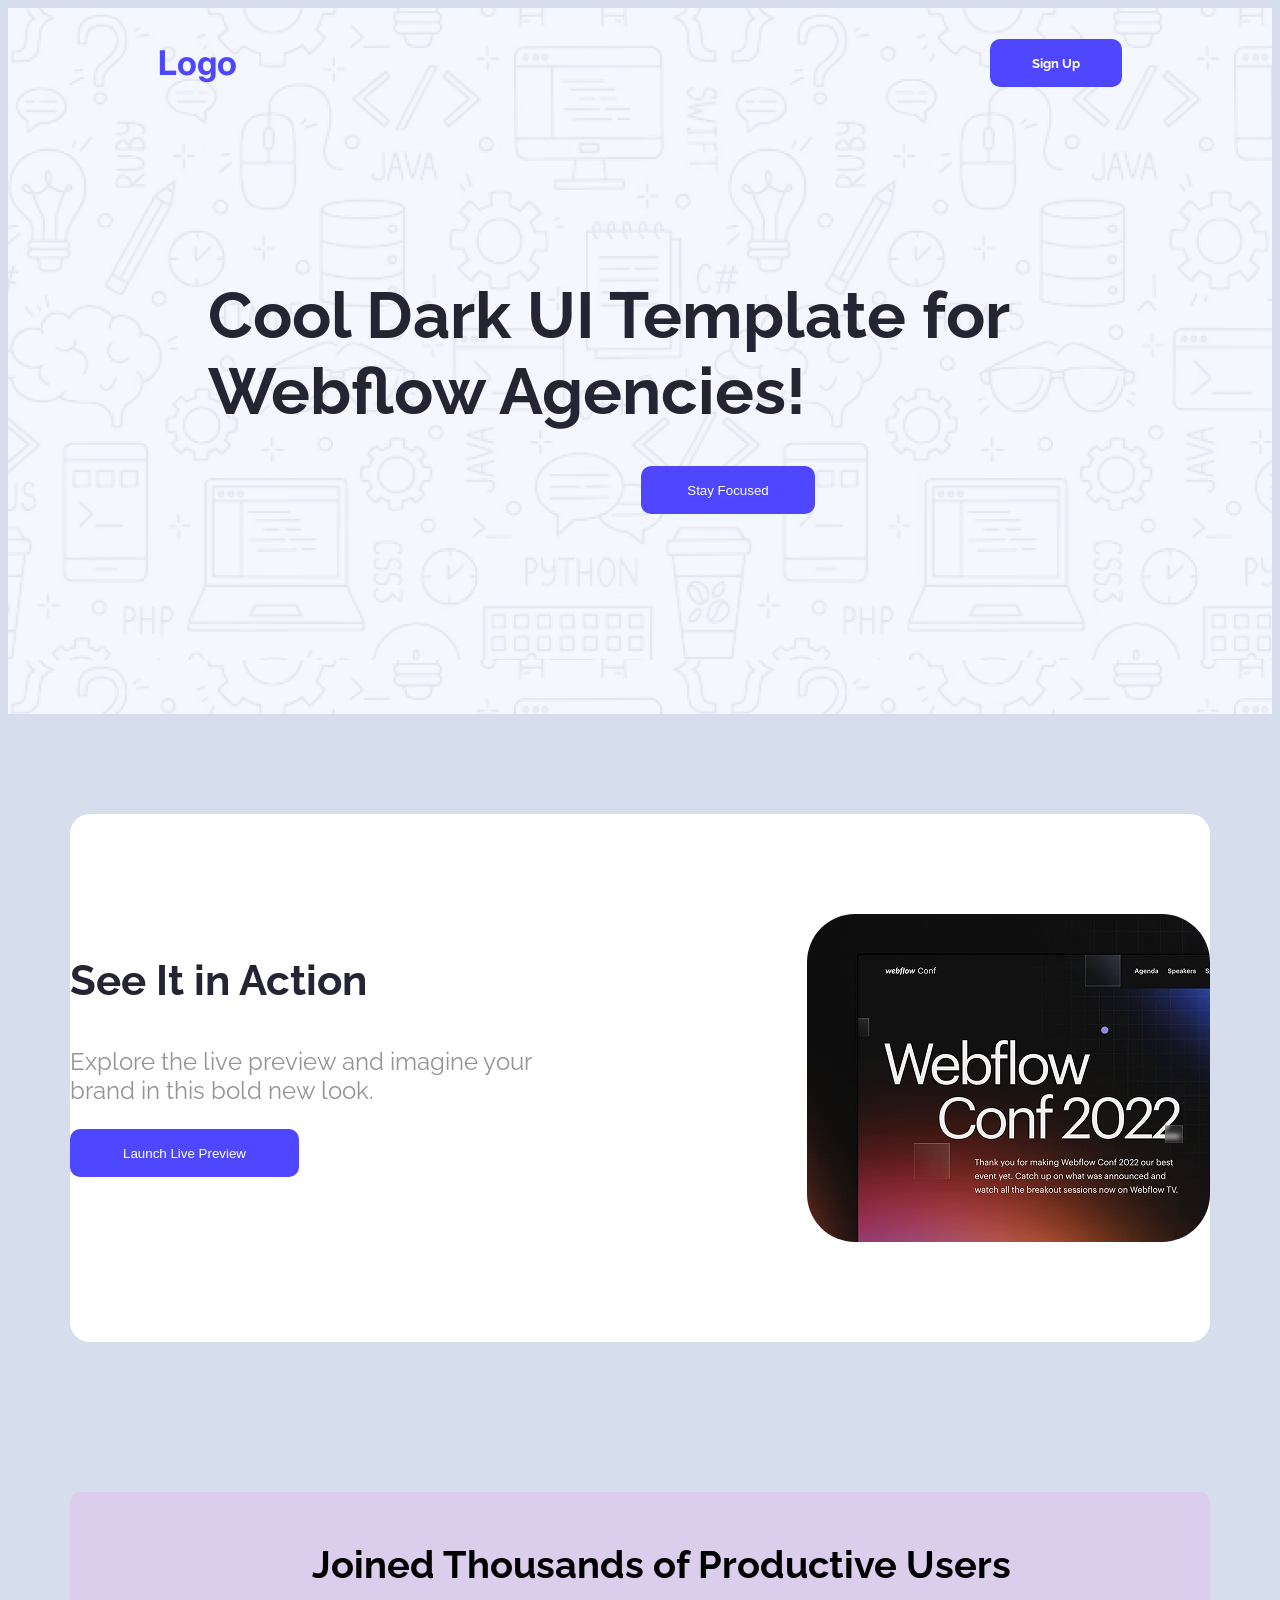
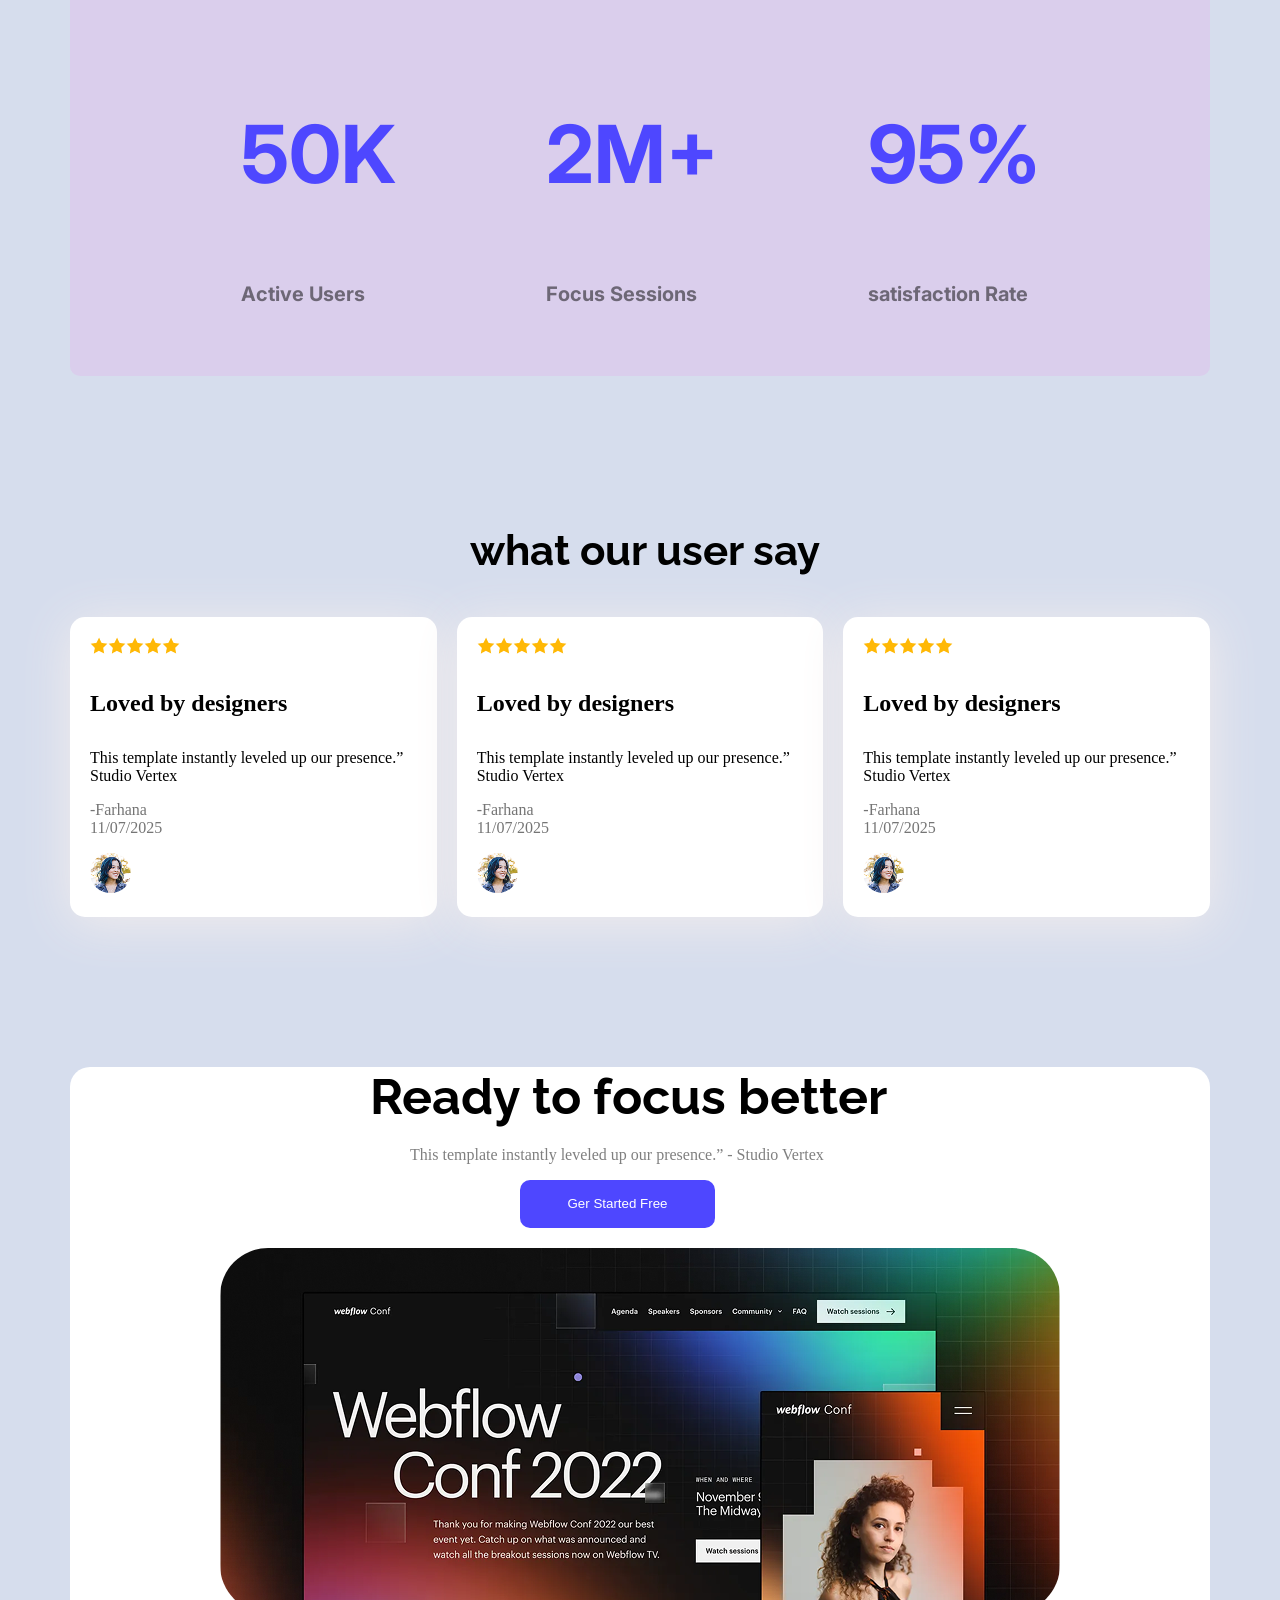
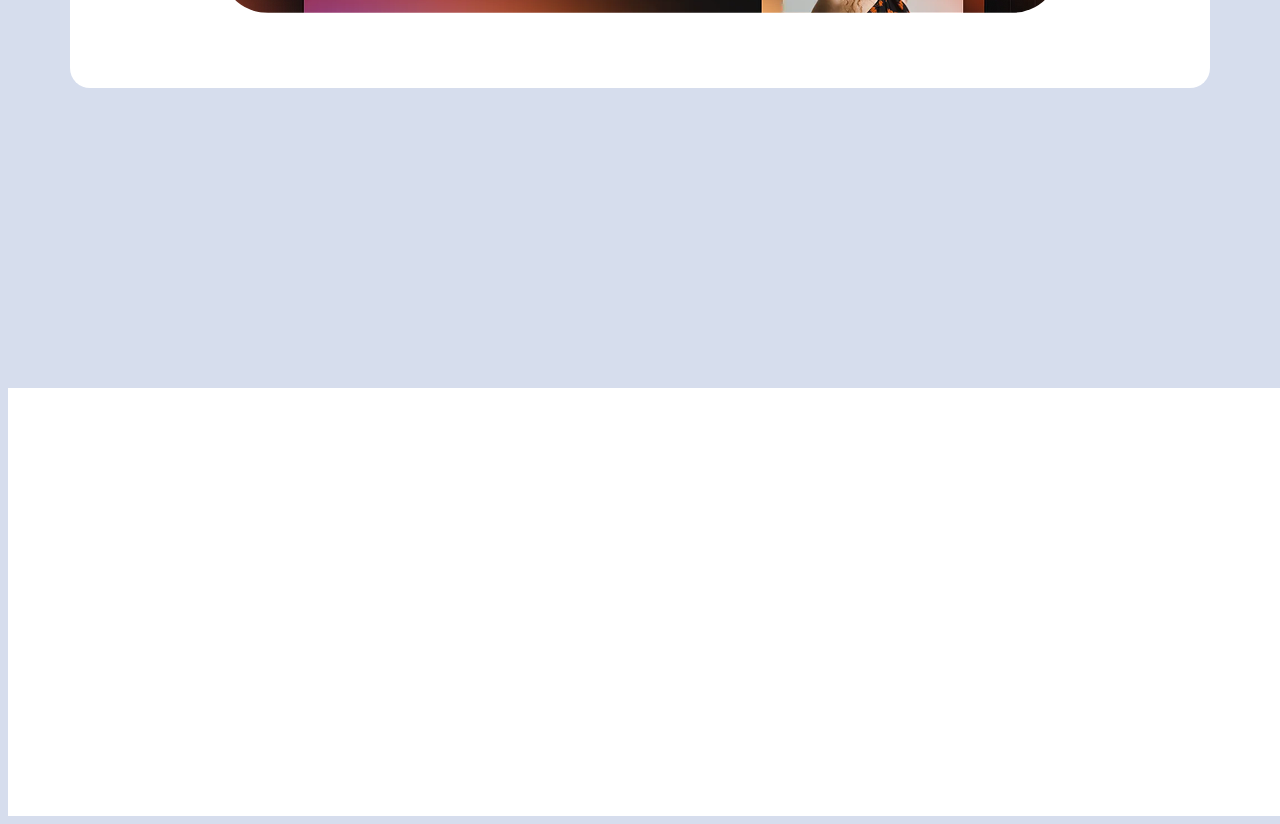
<file: assignment.html>
<!DOCTYPE html>
<html lang="en">

<head>

    <meta charset="UTF-8">
    <meta name="viewport" content="width=device-width, initial-scale=1.0">
    <title>Assignment</title>
    <link rel="preconnect" href="https://fonts.googleapis.com">
    <link rel="preconnect" href="https://fonts.gstatic.com" crossorigin>
    <link
        href="https://fonts.googleapis.com/css2?family=Inter:ital,opsz,wght@0,14..32,100..900;1,14..32,100..900&family=Raleway:ital,wght@0,100..900;1,100..900&display=swap"
        rel="stylesheet">

    <link rel="stylesheet" href="styles/styles.css">
</head>

<body>
    <header>

        <nav class="banner">
            <h3 class="heading-logo inter">Logo</h3>
            <a href=""><button class="purple-button raleway">Sign Up</button></a>
        </nav>

        <div class="banner-content">
           
            <p class="raleway banner-description">Cool Dark UI Template for <br> Webflow Agencies! 
            </p>
            

        

        <a href=""><button class="purple-button2">Stay Focused</button></a>
            


        </div>


    </header>
    <main>

       <section class="action">

            <div class="action-content"> <h3 class="action-title raleway">See It in Action</h3>
            <p class="action-description raleway">
                Explore the live preview and imagine your <br> brand in this bold new look.
            </p>
            <a href=""><button class="purple-button3">Launch Live Preview</button></a>


            </div>
           

            <div class="action-content">
                <img class="mini-image"  src="media/Assets/wc-mini.png" alt="">

            </div>

       </section>

       <section class="users raleway">
        <p class="center">Joined Thousands of Productive Users</p>

       <div class="users-sum  inter">
         <div class="total-users">
            <p class="user-title">50K</p>
            <p class="user-description">Active Users</p>
        </div>
        <div class="total-users">
            <p class="user-title">2M+</p>
            <p class="user-description">Focus Sessions</p>
        </div>
        <div class="total-users">
            <p class="user-title">95%</p>
            <p class="user-description">satisfaction Rate</p>
        </div>

       </div>



       </section>

       <section class="reaction">   
        <h3 class="text-center raleway review-title1">what our user say</h3>

        <div class="review">

            <div class="review-units">
            <img src="media/Assets/icon-star.png" alt=""><img src="media/Assets/icon-star.png" alt=""><img src="media/Assets/icon-star.png" alt=""><img src="media/Assets/icon-star.png" alt=""><img src="media/Assets/icon-star.png" alt="">
            <h4 class="review-title">Loved by designers</h4>
            <p class="review-description">This template instantly leveled up our presence.”  Studio Vertex</p> 
            <p class="review-name">-Farhana  <br>
            11/07/2025</p>
            <img class="photo" src="media/Assets/avatar.png" alt="">
            
           
           

            </div>

            <div class="review-units">
            <img src="media/Assets/icon-star.png" alt=""><img src="media/Assets/icon-star.png" alt=""><img src="media/Assets/icon-star.png" alt=""><img src="media/Assets/icon-star.png" alt=""><img src="media/Assets/icon-star.png" alt="">
            <h4 class="review-title">Loved by designers</h4>
            <p class="review-description">This template instantly leveled up our presence.”  Studio Vertex</p>
            <p class="review-name">-Farhana  <br>
            11/07/2025</p>
            <img class="photo" src="media/Assets/avatar.png" alt="">

            </div>

            <div class="review-units">
            <img src="media/Assets/icon-star.png" alt=""><img src="media/Assets/icon-star.png" alt=""><img src="media/Assets/icon-star.png" alt=""><img src="media/Assets/icon-star.png" alt=""><img src="media/Assets/icon-star.png" alt="">
            <h4 class="review-title">Loved by designers</h4>
            <p class="review-description">This template instantly leveled up our presence.”  Studio Vertex</p>

            <p class="review-name">-Farhana  <br>
            11/07/2025</p>
            <img class="photo" src="media/Assets/avatar.png" alt="">

            </div>
           






        </div>





        </div>

      

       </section>

       <section class="focus">
        <h2 class="raleway focus-title">Ready to focus better</h2>
        <p class="focus-description">This template instantly leveled up our presence.” - Studio Vertex </p>

        <a href=""><button class="focus-button purple-button">Ger Started Free</button></a>

        <img class="focus-photo" src="media/Assets/wc-big.png" alt="">



       </section>


    <section class="form">

        
    </section>









       







      

    </main>
    <footer>

    </footer>
</body>

</html>
</file>
<file: styles/styles.css>
/* fonts */

.inter{
  font-family: "Inter", sans-serif;
  font-optical-sizing: auto;
  font-weight: bold;
  font-style: normal;
 
    }

.raleway{
  font-family: "Raleway", sans-serif;
  font-optical-sizing: auto;
  font-weight: bold;
  font-style: normal;
}


header{
    background-image: url('../media/Assets/Hero-bg.png');
}



/* haeding styles */



nav{
    display: flex;
    align-items: center;
    justify-content: space-between;
    margin: 0px 150px 160px 150px;

    
}
nav a button{
    height: 48px;
    width: 132px;
 
}
nav h3{
    font-size: 34px;
    color: #4E47FF;
    
   
}

/* shared items */

.text-center{
    align-items: center;
    
}

.purple-button{
    color: white;
    background-color: #4E47FF;
    
    border: none;
    border-radius: 10px;

    
}
.purple-button:hover{
    background: white;
    color: #000000;
}
    .purple-button2{
         color: white;
    background-color: #4E47FF;
    
    border: none;
    width: 174px;
    height: 48px;
    margin: 37px 633px 200px 633px ;
    border-radius: 10px;

    }
    .purple-button2:hover{
        background: white;
    color: #000000;
    }
    .purple-button3{
         color: white;
    background-color: #4E47FF;
    
    border: none;
    border-radius: 10px;
    width: 229px;
    height: 48px;
        

    }
    .purple-button3:hover{
        background: white;
    color: #000000;
    }

    .focus-button{ color: white;
    background-color: #4E47FF;
    
    border: none;
    width: 195px;
    height: 48px;
   margin-left: 450px;
    border-radius: 10px;

   

}

.focus-button:hover{
    background: white;
    color: #000000;
}
 .form-button{
    color: white;
    background-color: #4E47FF;
    
    border: none;
    width: 195px;
    height: 48px;
    border-radius: 10px;


        
    }
    .focus-button:hover{
        background: white;
    color: #000000;
    }


/* banner content */
.banner-description{
     margin: auto 280px ;
     
   
    font-size: 65px;
    align-items: center;

    
    color: #252432;
   margin: 0px 200px 0px 200px ;
   justify-content: center;
}


/* main body */

.action{
    display: flex;
    justify-content: space-between;

    margin: 0 auto;
 
    height: 328px;
    width: 1140px;
    /* padding:127px 150px 80px 150px; */
    padding: 100px 0px;
    background-color: white;
    margin-top: 100px;
    border-radius: 20px;
    border: none;
}
.action-title{
    font-size: 42px;
    font-weight: bold;
    color: #252432;
}
.action-description{
    font-weight: normal;
    font-size: 24px;
    color: rgba(47, 36, 50, 0.5);
    text-align: left;
}
.mini-image{
    height: 328px ;
    width: 403px;
    border: none;
    border-radius: 48px ;
}

/* user segment */
body{
    /* background-color: rgba(214, 221, 237, 1); */
      background-color: #D6DDED ;
}
main{
    max-width: 1140px;
    margin: 0 auto;
  
    

}
main section {
    margin-top: 150px;
    margin-bottom: 150px;
}

.users{
    background-color:rgba(255, 71, 220, 0.1);
    padding: 50px 142px ;
    
    border-radius: 10px;
    justify-content: center;   

}
.users-sum{
    display: flex;
    justify-content: center;
    gap: 150px;

    
}
.total-users{
    justify-content: space-between;
    
    
}
.center{
   
   font-size: 38px;
   font-weight: bold;
   justify-content: center;
   align-items: center;
   margin-top: auto;
   margin-left: 100px;
}
.user-title{
    color: #4E47FF;
    font-size: 80px ;
    
}
.user-description{
    color:rgba(0, 0, 0, 0.5) ;
    font-size: 20px;
}
.reaction
{
    margin: 0px auto;
}


/* review section */
.review{
    display: flex;
    gap: 20px;
   
  

}
.review-title1{
    font-size: 42px;
    font-weight: bold;
    margin-left: 400px;
}
.review-units{
      box-shadow: 0px 6px 50px 0px rgba(242, 237, 237, 1);
    padding: 20px;
    border-radius: 15px;
    background-color: white;
    
    
}
.photo{
    object-fit: cover;
    border-radius: 50%;
}
.review-title{
    font-size: 24px;
    font-weight: bold;
}
.review-description{
    font-size: 16px;
    font-weight: normal;
}
.review-name{
    font-size: 16px;
    color: #757575;
    font-family: 'Times New Roman', Times, serif;
}


/* focus part */

.focus{
    margin: o auto;
    background-color: white;
    border: none;
    border-radius: 20px;
    
}
.focus-title{
    font-size: 50px;
    font-weight: bold;
    color: #000000;
    margin: 0px 300px 20px 300px ;

}
.focus-description{
    color: rgba(0, 0, 0, 0.5);
    margin-left: 340px;
    font-size: 16px;


}
.focus-photo{
    height: 365px;
    width: 840px;
    border-radius: 48px;
    margin: 20px 150px 71px 150px;
}


/* form section */

.form{
    display: flex;
    gap: 100px;
    
    align-items: center;
  

}

.form-title{
    font-size: 97px;
    font-weight: bold;
}
.form-section{
    display: block;
    justify-content: center;
    margin-bottom: 20px;
}

main section input[type="email"],[type="text"], main textarea{

    height: 70px;
    border-radius: 10px;
    background-color: white;
    width: 100%;
    border: none;
    margin-bottom: 20px;
    border-radius: 10px;


}

/* footer shuru */

footer{
    background-color: white;
    height: 428px;
    width: 1440px;
   
}

.footer-logo{
    color: #4E47FF;
    font-size: 100px;
    font-weight: bolder;
    margin: 104px 550px 50px 550px;
    

}
.footer-description{
    color: rgba(137, 135, 161, 1);
    margin: 0 455px ;

}
.footer-end{
    display: flex;
    gap: 30px;
    font-weight: lighter;
    font-size: 16px;
    margin: 50px 520px 100px 520px ;
    
    
}

.anchor{
    text-decoration: none;
    color: #252432;
}

.form-button:hover{
    background: white;
    color: black;
}
</file>
